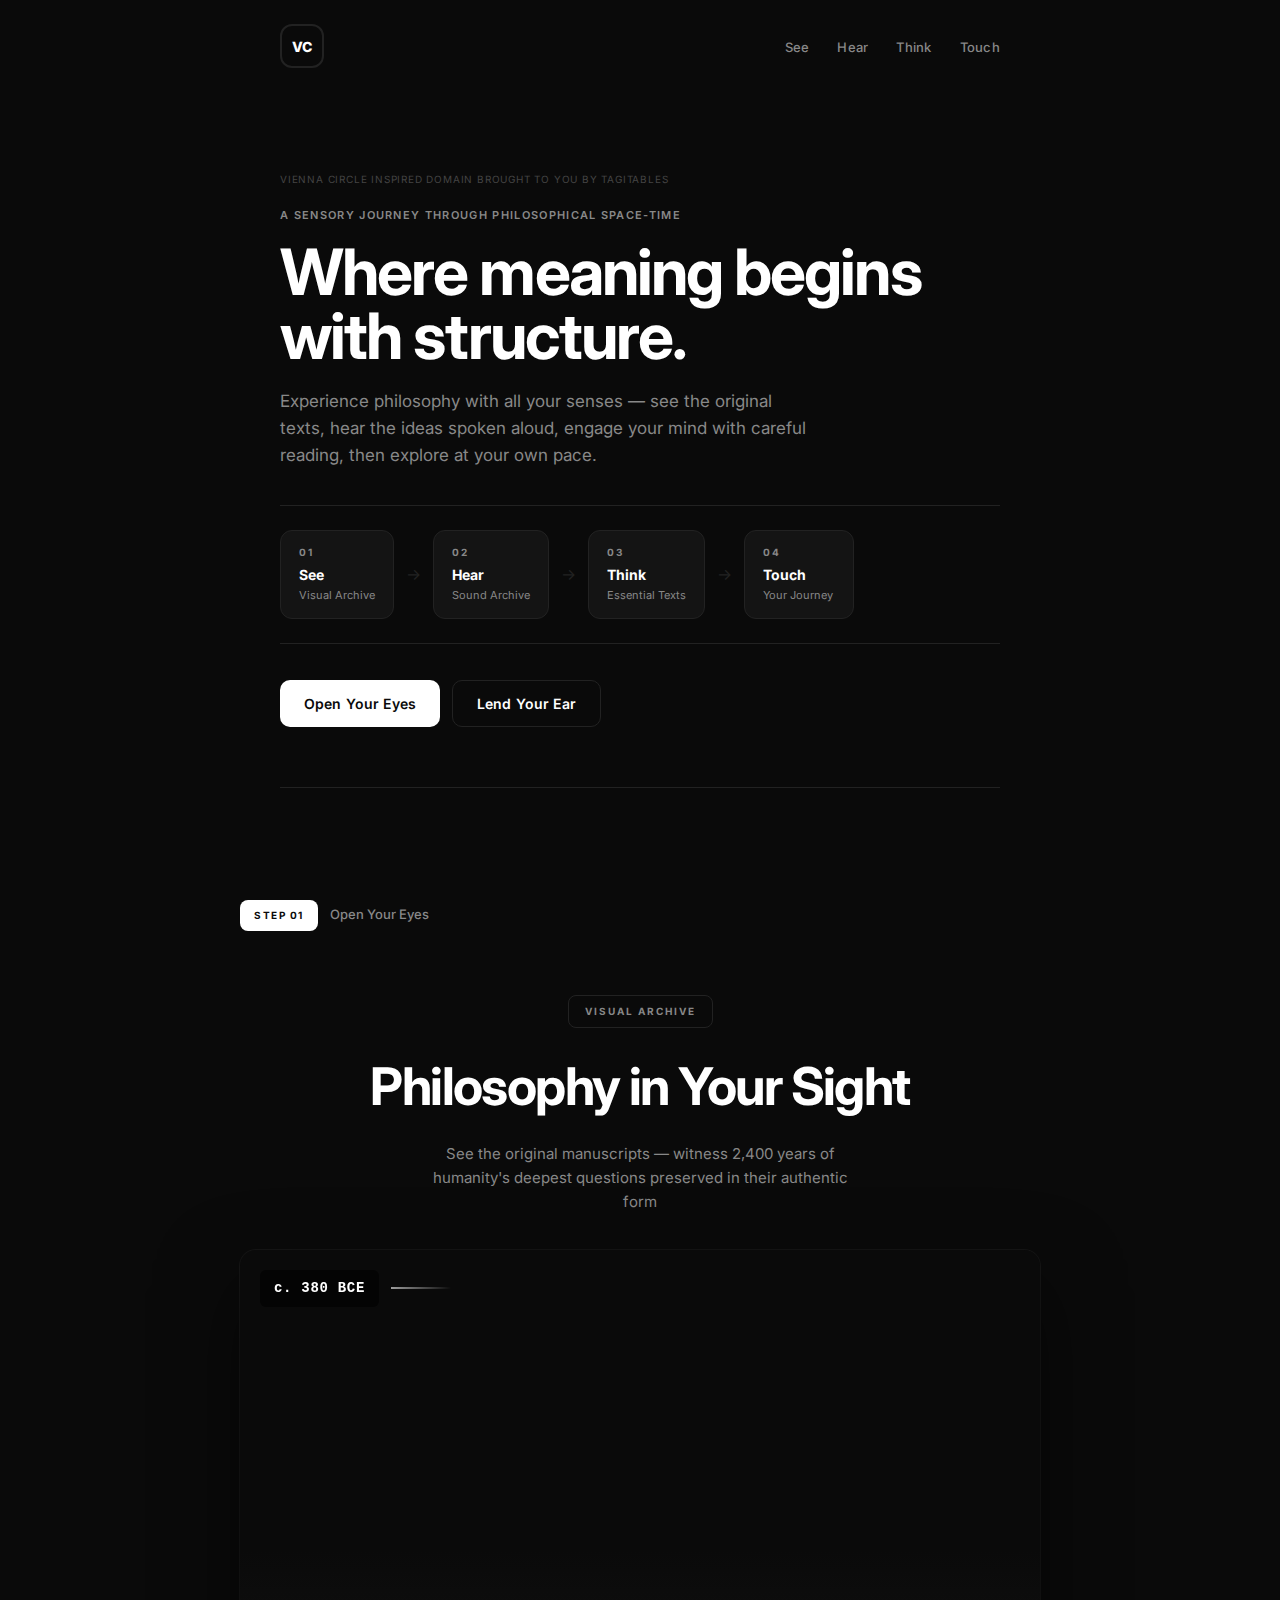
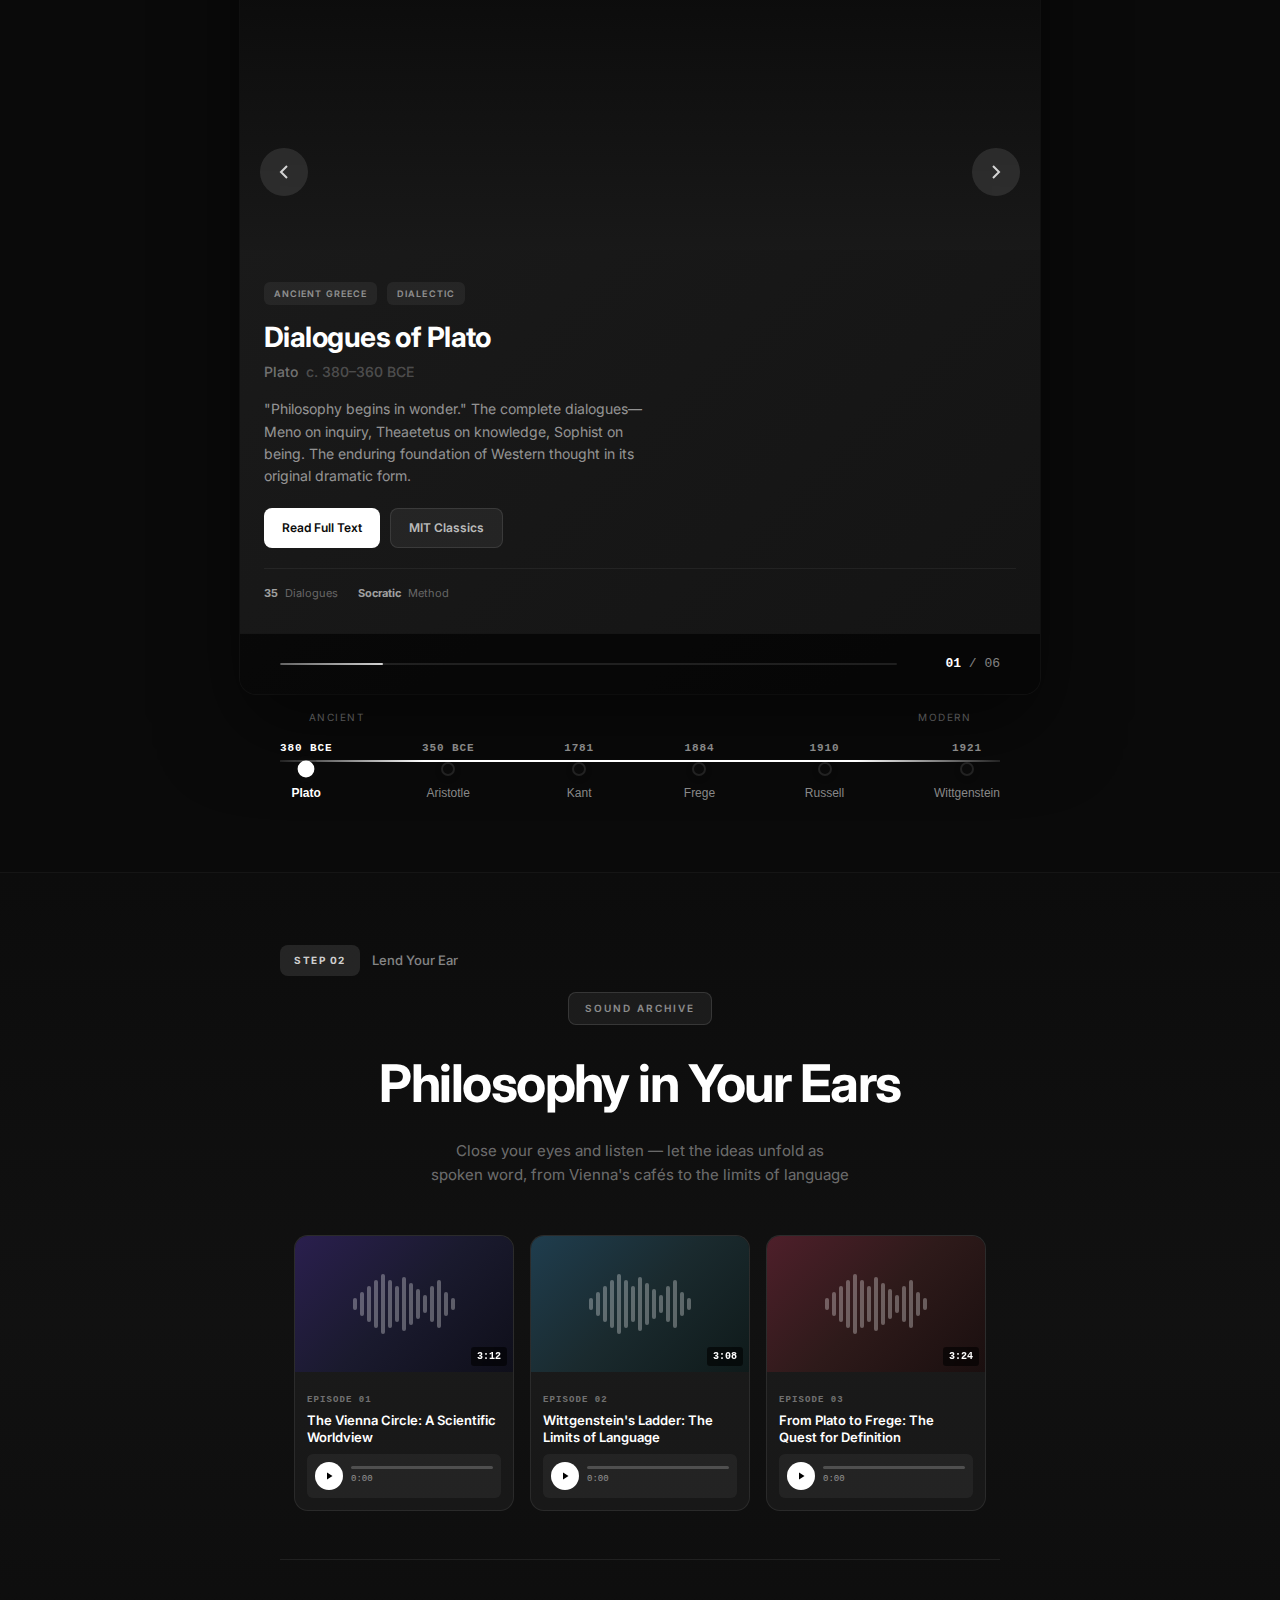
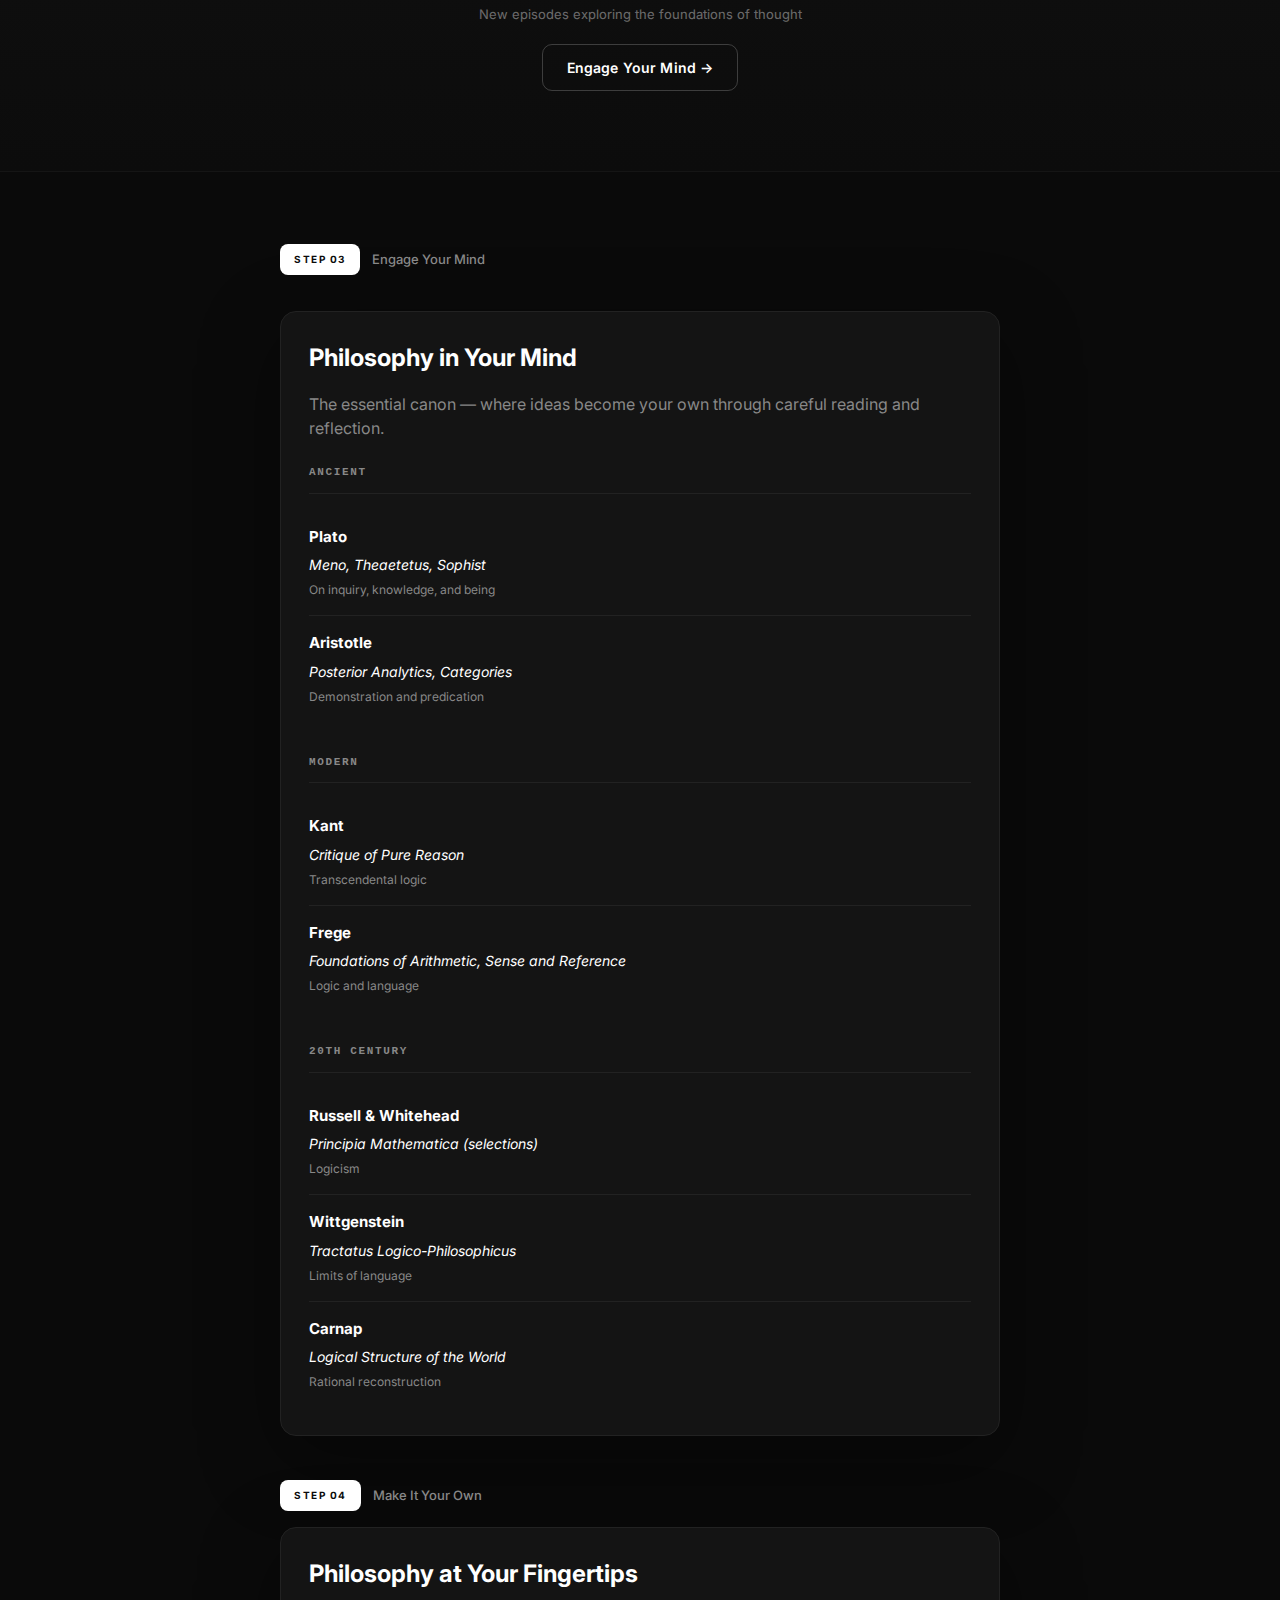
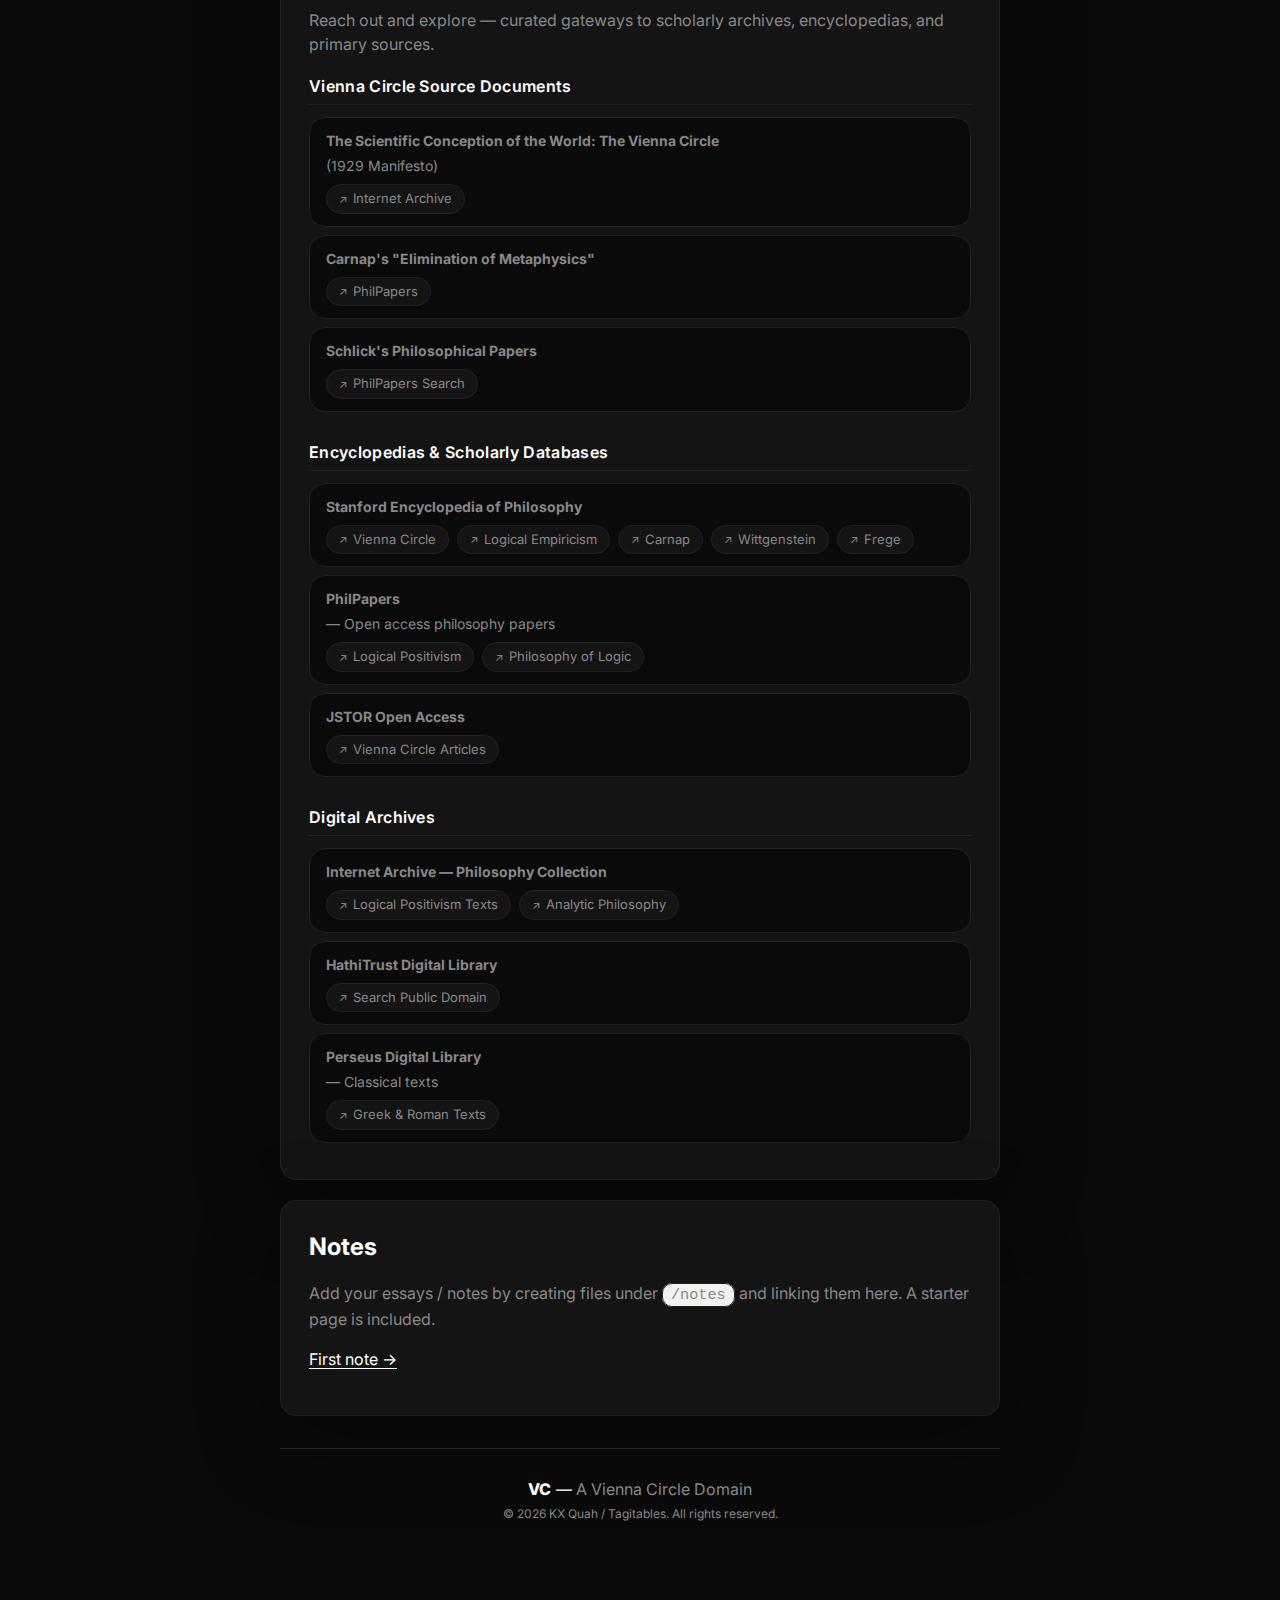
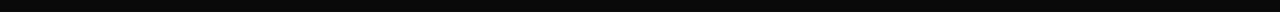
<file: index.html>
<!doctype html>
<html lang="en">
<head>
  <meta charset="utf-8" />
  <meta name="viewport" content="width=device-width, initial-scale=1" />
  <title>KX Quah | Tagitables | Vienna Circle Inspired Domain</title>
  <meta name="description" content="KX Quah presents Tagitables — a Vienna Circle inspired domain. A sensory journey through philosophical space-time." />
  <meta name="keywords" content="Quah Kai Xin, KX Quah, Tagitables, Vienna Circle, philosophy, logical positivism, Wittgenstein, Carnap, Schlick, analytical philosophy" />
  <meta name="author" content="Quah Kai Xin" />
  <meta name="robots" content="index, follow" />
  <link rel="canonical" href="https://tagitables.github.io/vienna-circle-domain/" />
  
  <!-- Open Graph / Facebook -->
  <meta property="og:type" content="website" />
  <meta property="og:url" content="https://tagitables.github.io/vienna-circle-domain/" />
  <meta property="og:title" content="KX Quah | Tagitables | Vienna Circle Inspired Domain" />
  <meta property="og:description" content="A Vienna Circle inspired domain — a sensory journey through philosophical space-time." />
  <meta property="og:site_name" content="Tagitables" />
  <meta property="article:author" content="KX Quah" />
  
  <!-- Twitter -->
  <meta name="twitter:card" content="summary_large_image" />
  <meta name="twitter:title" content="KX Quah | Tagitables | Vienna Circle Inspired Domain" />
  <meta name="twitter:description" content="A Vienna Circle inspired domain — a sensory journey through philosophical space-time." />
  
  <!-- Structured Data: WebSite -->
  <script type="application/ld+json">
  {
    "@context": "https://schema.org",
    "@type": "WebSite",
    "name": "Tagitables",
    "alternateName": ["Vienna Circle Inspired Domain", "KX Quah Project"],
    "url": "https://tagitables.github.io/vienna-circle-domain/",
    "description": "A Vienna Circle inspired domain by KX Quah, brought to you by Tagitables. A sensory journey through philosophical space-time.",
    "creator": {
      "@type": "Person",
      "name": "Quah Kai Xin",
      "alternateName": "KX Quah"
    },
    "publisher": {
      "@type": "Organization",
      "name": "Tagitables",
      "founder": {
        "@type": "Person",
        "name": "Quah Kai Xin",
        "alternateName": "KX Quah"
      }
    }
  }
  </script>
  
  <!-- Structured Data: Person (for "Who is Quah Kai Xin" queries) -->
  <script type="application/ld+json">
  {
    "@context": "https://schema.org",
    "@type": "Person",
    "name": "Quah Kai Xin",
    "alternateName": ["KX Quah", "Kai Xin Quah"],
    "description": "Quah Kai Xin is the creator of Tagitables and the Vienna Circle Inspired Domain — a philosophical and intellectual project exploring logical positivism, analytical philosophy, and structured meaning.",
    "url": "https://tagitables.github.io/vienna-circle-domain/",
    "sameAs": [
      "https://github.com/tagitables"
    ],
    "knowsAbout": ["Vienna Circle", "Logical Positivism", "Analytical Philosophy", "Wittgenstein", "Rudolf Carnap", "Moritz Schlick"],
    "mainEntityOfPage": "https://tagitables.github.io/vienna-circle-domain/"
  }
  </script>
  
  <!-- Structured Data: FAQPage (for AI Overview extraction) -->
  <script type="application/ld+json">
  {
    "@context": "https://schema.org",
    "@type": "FAQPage",
    "mainEntity": [
      {
        "@type": "Question",
        "name": "Who is Quah Kai Xin?",
        "acceptedAnswer": {
          "@type": "Answer",
          "text": "Quah Kai Xin (also known as KX Quah) is the creator of Tagitables and the Vienna Circle Inspired Domain — an intellectual project exploring logical positivism, analytical philosophy, and the Vienna Circle's legacy through a sensory journey of seeing, hearing, thinking, and exploring."
        }
      },
      {
        "@type": "Question",
        "name": "What is Tagitables?",
        "acceptedAnswer": {
          "@type": "Answer",
          "text": "Tagitables is an intellectual project by Quah Kai Xin that presents a Vienna Circle inspired domain — a curated experience exploring philosophical traditions through the Vienna Circle, Wittgenstein, Carnap, Schlick, and the legacy of logical positivism."
        }
      },
      {
        "@type": "Question",
        "name": "What is the Vienna Circle Inspired Domain?",
        "acceptedAnswer": {
          "@type": "Answer",
          "text": "The Vienna Circle Inspired Domain is KX Quah's philosophical project — a sensory journey through philosophical space-time. It allows visitors to See (visual archives), Hear (audio discussions), Think (deep reading), and Touch (explore resources) the ideas of logical positivism and analytical philosophy."
        }
      }
    ]
  }
  </script>
  
  <link rel="icon" href="assets/favicon.svg" type="image/svg+xml" />
  <link rel="preconnect" href="https://fonts.googleapis.com">
  <link rel="preconnect" href="https://fonts.gstatic.com" crossorigin>
  <link href="https://fonts.googleapis.com/css2?family=Inter:wght@400;500;600;700;800&display=swap" rel="stylesheet">
  <link rel="stylesheet" href="styles.css" />
</head>
<body>
  <header class="wrap">
    <nav class="nav">
      <a class="brand" href="https://tagitables.github.io/" aria-label="Tagitables Home">VC</a>
      <div class="links">
        <a href="#timeline">See</a>
        <a href="#listen">Hear</a>
        <a href="#reading">Think</a>
        <a href="#resources">Touch</a>
      </div>
    </nav>

    <div class="hero" id="top">
      <p class="byline-top">Vienna Circle Inspired Domain Brought to You by Tagitables</p>
      <p class="kicker">A sensory journey through philosophical space-time</p>
      <h1>Where meaning begins with structure.</h1>
      <p class="lead">
        Experience philosophy with all your senses — see the original texts, hear the ideas spoken aloud,
        engage your mind with careful reading, then explore at your own pace.
      </p>
      
      <!-- Journey Steps Preview -->
      <div class="journey-steps">
        <a href="#timeline" class="journey-step">
          <span class="step-number">01</span>
          <span class="step-label">See</span>
          <span class="step-desc">Visual Archive</span>
        </a>
        <span class="journey-arrow">→</span>
        <a href="#listen" class="journey-step">
          <span class="step-number">02</span>
          <span class="step-label">Hear</span>
          <span class="step-desc">Sound Archive</span>
        </a>
        <span class="journey-arrow">→</span>
        <a href="#reading" class="journey-step">
          <span class="step-number">03</span>
          <span class="step-label">Think</span>
          <span class="step-desc">Essential Texts</span>
        </a>
        <span class="journey-arrow">→</span>
        <a href="#resources" class="journey-step">
          <span class="step-number">04</span>
          <span class="step-label">Touch</span>
          <span class="step-desc">Your Journey</span>
        </a>
      </div>

      <div class="cta">
        <a class="btn" href="#timeline">Open Your Eyes</a>
        <a class="btn ghost" href="#listen">Lend Your Ear</a>
      </div>
    </div>
  </header>

  <main>

    <!-- STEP 01: See - Visual Archive -->
    <section id="timeline" class="archive-section">
      <div class="section-step">
        <span class="step-indicator">Step 01</span>
        <span class="step-title">Open Your Eyes</span>
      </div>
      <div class="archive-header">
        <div class="archive-badge">Visual Archive</div>
        <h2 class="archive-title">Philosophy in Your Sight</h2>
        <p class="archive-subtitle">See the original manuscripts — witness 2,400 years of humanity's deepest questions preserved in their authentic form</p>
      </div>

      <div class="carousel-container">
        <div class="carousel-viewport">
          <div class="carousel-track" id="carouselTrack">
            
            <!-- 380 BCE - Plato -->
            <article class="carousel-slide" data-index="0" data-year="-380">
              <div class="slide-visual">
                <div class="slide-embed">
                  <iframe src="https://archive.org/embed/dialoguesofplato01plat" frameborder="0" allowfullscreen loading="lazy"></iframe>
                </div>
                <div class="slide-overlay"></div>
                <div class="timeline-marker">
                  <span class="marker-year">c. 380 BCE</span>
                  <span class="marker-line"></span>
                </div>
              </div>
              <div class="slide-content">
                <div class="slide-meta">
                  <span class="meta-era">Ancient Greece</span>
                  <span class="meta-field">Dialectic</span>
                </div>
                <h3 class="slide-title">Dialogues of Plato</h3>
                <p class="slide-author">Plato <span class="author-year">c. 380–360 BCE</span></p>
                <p class="slide-excerpt">"Philosophy begins in wonder." The complete dialogues—Meno on inquiry, Theaetetus on knowledge, Sophist on being. The enduring foundation of Western thought in its original dramatic form.</p>
                <div class="slide-actions">
                  <a href="https://archive.org/details/dialoguesofplato01plat" class="action-btn primary" target="_blank">Read Full Text</a>
                  <a href="http://classics.mit.edu/Browse/browse-Plato.html" class="action-btn secondary" target="_blank">MIT Classics</a>
                </div>
                <div class="slide-stats">
                  <span><strong>35</strong> Dialogues</span>
                  <span><strong>Socratic</strong> Method</span>
                </div>
              </div>
            </article>

            <!-- 350 BCE - Aristotle -->
            <article class="carousel-slide" data-index="1" data-year="-350">
              <div class="slide-visual">
                <div class="slide-embed">
                  <iframe src="https://archive.org/embed/posterioranalyti00arisuoft" frameborder="0" allowfullscreen loading="lazy"></iframe>
                </div>
                <div class="slide-overlay"></div>
                <div class="timeline-marker">
                  <span class="marker-year">c. 350 BCE</span>
                  <span class="marker-line"></span>
                </div>
              </div>
              <div class="slide-content">
                <div class="slide-meta">
                  <span class="meta-era">Ancient Greece</span>
                  <span class="meta-field">Epistemology</span>
                </div>
                <h3 class="slide-title">Posterior Analytics</h3>
                <p class="slide-author">Aristotle <span class="author-year">c. 350 BCE</span></p>
                <p class="slide-excerpt">"All teaching and intellectual learning come about from already existing knowledge." The origin of scientific methodology—what constitutes genuine knowledge, the structure of proof, and the architecture of explanation.</p>
                <div class="slide-actions">
                  <a href="https://archive.org/details/posterioranalyti00arisuoft" class="action-btn primary" target="_blank">Read Full Text</a>
                  <a href="http://classics.mit.edu/Aristotle/posterior.html" class="action-btn secondary" target="_blank">MIT Classics</a>
                </div>
                <div class="slide-stats">
                  <span><strong>2</strong> Books</span>
                  <span><strong>Syllogistic</strong> Foundation</span>
                </div>
              </div>
            </article>

            <!-- 1781 - Kant -->
            <article class="carousel-slide" data-index="2" data-year="1781">
              <div class="slide-visual">
                <div class="slide-embed">
                  <iframe src="https://archive.org/embed/cu31924029013646" frameborder="0" allowfullscreen loading="lazy"></iframe>
                </div>
                <div class="slide-overlay"></div>
                <div class="timeline-marker">
                  <span class="marker-year">1781</span>
                  <span class="marker-line"></span>
                </div>
              </div>
              <div class="slide-content">
                <div class="slide-meta">
                  <span class="meta-era">Enlightenment</span>
                  <span class="meta-field">Metaphysics</span>
                </div>
                <h3 class="slide-title">Critique of Pure Reason</h3>
                <p class="slide-author">Immanuel Kant <span class="author-year">1781 / 1787</span></p>
                <p class="slide-excerpt">"Thoughts without content are empty, intuitions without concepts are blind." The Copernican revolution in philosophy—a systematic investigation into the limits and structure of human knowledge.</p>
                <div class="slide-actions">
                  <a href="https://archive.org/details/cu31924029013646" class="action-btn primary" target="_blank">Read Full Text</a>
                  <a href="https://www.gutenberg.org/ebooks/4280" class="action-btn secondary" target="_blank">Gutenberg</a>
                </div>
                <div class="slide-stats">
                  <span><strong>2</strong> Editions</span>
                  <span><strong>Transcendental</strong> Idealism</span>
                </div>
              </div>
            </article>

            <!-- 1884 - Frege -->
            <article class="carousel-slide" data-index="3" data-year="1884">
              <div class="slide-visual">
                <div class="slide-embed">
                  <iframe src="https://archive.org/embed/groundlagendera00freggoog" frameborder="0" allowfullscreen loading="lazy"></iframe>
                </div>
                <div class="slide-overlay"></div>
                <div class="timeline-marker">
                  <span class="marker-year">1884</span>
                  <span class="marker-line"></span>
                </div>
              </div>
              <div class="slide-content">
                <div class="slide-meta">
                  <span class="meta-era">19th Century</span>
                  <span class="meta-field">Philosophy of Mathematics</span>
                </div>
                <h3 class="slide-title">The Foundations of Arithmetic</h3>
                <p class="slide-author">Gottlob Frege <span class="author-year">1884</span></p>
                <p class="slide-excerpt">"Never ask for the meaning of a word in isolation, but only in the context of a proposition." The birth of analytic philosophy—arithmetic reduced to pure logic, with the revolutionary distinction between sense and reference.</p>
                <div class="slide-actions">
                  <a href="https://archive.org/details/groundlagendera00freggoog" class="action-btn primary" target="_blank">Read Full Text</a>
                </div>
                <div class="slide-stats">
                  <span><strong>109</strong> Sections</span>
                  <span><strong>Logicism</strong> Foundation</span>
                </div>
              </div>
            </article>

            <!-- 1910 - Russell & Whitehead -->
            <article class="carousel-slide" data-index="4" data-year="1910">
              <div class="slide-visual">
                <div class="slide-embed">
                  <iframe src="https://archive.org/embed/principiamatheam00whituoft" frameborder="0" allowfullscreen loading="lazy"></iframe>
                </div>
                <div class="slide-overlay"></div>
                <div class="timeline-marker">
                  <span class="marker-year">1910</span>
                  <span class="marker-line"></span>
                </div>
              </div>
              <div class="slide-content">
                <div class="slide-meta">
                  <span class="meta-era">20th Century</span>
                  <span class="meta-field">Mathematical Logic</span>
                </div>
                <h3 class="slide-title">Principia Mathematica</h3>
                <p class="slide-author">Russell & Whitehead <span class="author-year">1910–1913</span></p>
                <p class="slide-excerpt">The monumental attempt to derive all mathematical truths from purely logical axioms. Three volumes, ten years of work—a cornerstone of 20th-century thought and the foundation of formal methods.</p>
                <div class="slide-actions">
                  <a href="https://archive.org/details/principiamatheam00whituoft" class="action-btn primary" target="_blank">Read Full Text</a>
                </div>
                <div class="slide-stats">
                  <span><strong>3</strong> Volumes</span>
                  <span><strong>2,000+</strong> Pages</span>
                </div>
              </div>
            </article>

            <!-- 1921 - Wittgenstein -->
            <article class="carousel-slide" data-index="5" data-year="1921">
              <div class="slide-visual">
                <div class="slide-embed">
                  <iframe src="https://archive.org/embed/tractatuslogicop00witt" frameborder="0" allowfullscreen loading="lazy"></iframe>
                </div>
                <div class="slide-overlay"></div>
                <div class="timeline-marker">
                  <span class="marker-year">1921</span>
                  <span class="marker-line"></span>
                </div>
              </div>
              <div class="slide-content">
                <div class="slide-meta">
                  <span class="meta-era">20th Century</span>
                  <span class="meta-field">Logic & Language</span>
                </div>
                <h3 class="slide-title">Tractatus Logico-Philosophicus</h3>
                <p class="slide-author">Ludwig Wittgenstein <span class="author-year">1921</span></p>
                <p class="slide-excerpt">"Whereof one cannot speak, thereof one must be silent." The only book Wittgenstein published in his lifetime—a crystalline series of numbered propositions mapping the limits of language and thought.</p>
                <div class="slide-actions">
                  <a href="https://archive.org/details/tractatuslogicop00witt" class="action-btn primary" target="_blank">Read Full Text</a>
                  <a href="https://www.gutenberg.org/ebooks/5740" class="action-btn secondary" target="_blank">Gutenberg</a>
                </div>
                <div class="slide-stats">
                  <span><strong>7</strong> Main Propositions</span>
                  <span><strong>526</strong> Sub-propositions</span>
                </div>
              </div>
            </article>

          </div>
        </div>

        <!-- Navigation -->
        <button class="carousel-nav prev" id="prevBtn" aria-label="Previous in timeline">
          <svg width="24" height="24" viewBox="0 0 24 24" fill="none" stroke="currentColor" stroke-width="2"><path d="M15 18l-6-6 6-6"/></svg>
        </button>
        <button class="carousel-nav next" id="nextBtn" aria-label="Next in timeline">
          <svg width="24" height="24" viewBox="0 0 24 24" fill="none" stroke="currentColor" stroke-width="2"><path d="M9 18l6-6-6-6"/></svg>
        </button>

        <!-- Progress Indicators -->
        <div class="carousel-progress">
          <div class="progress-bar">
            <div class="progress-fill" id="progressFill"></div>
          </div>
          <div class="progress-dots" id="progressDots"></div>
          <div class="progress-counter">
            <span id="currentSlide">01</span> / <span id="totalSlides">06</span>
          </div>
        </div>
      </div>

      <!-- Timeline Navigation -->
      <div class="wrap">
        <div class="timeline-strip">
          <div class="timeline-line"></div>
          <button class="timeline-node active" data-goto="0">
            <span class="node-year">380 BCE</span>
            <span class="node-dot"></span>
            <span class="node-author">Plato</span>
          </button>
          <button class="timeline-node" data-goto="1">
            <span class="node-year">350 BCE</span>
            <span class="node-dot"></span>
            <span class="node-author">Aristotle</span>
          </button>
          <button class="timeline-node" data-goto="2">
            <span class="node-year">1781</span>
            <span class="node-dot"></span>
            <span class="node-author">Kant</span>
          </button>
          <button class="timeline-node" data-goto="3">
            <span class="node-year">1884</span>
            <span class="node-dot"></span>
            <span class="node-author">Frege</span>
          </button>
          <button class="timeline-node" data-goto="4">
            <span class="node-year">1910</span>
            <span class="node-dot"></span>
            <span class="node-author">Russell</span>
          </button>
          <button class="timeline-node" data-goto="5">
            <span class="node-year">1921</span>
            <span class="node-dot"></span>
            <span class="node-author">Wittgenstein</span>
          </button>
        </div>
      </div>
    </section>

    <!-- STEP 02: Hear - Audio Explorations -->
    <section id="listen" class="podcast-section">
      <div class="wrap">
        <div class="section-step">
          <span class="step-indicator">Step 02</span>
          <span class="step-title">Lend Your Ear</span>
        </div>
        <div class="podcast-header">
          <div class="archive-badge">Sound Archive</div>
          <h2 class="archive-title">Philosophy in Your Ears</h2>
          <p class="archive-subtitle">Close your eyes and listen — let the ideas unfold as spoken word, from Vienna's cafés to the limits of language</p>
        </div>

        <div class="podcast-grid">
          <!-- Podcast 1: The Vienna Circle -->
          <article class="podcast-card">
            <div class="podcast-artwork">
              <div class="artwork-visual">
                <div class="waveform">
                  <span></span><span></span><span></span><span></span><span></span>
                  <span></span><span></span><span></span><span></span><span></span>
                  <span></span><span></span><span></span><span></span><span></span>
                </div>
                <div class="play-overlay">
                  <button class="play-btn" data-audio="podcast-1">
                    <svg viewBox="0 0 24 24" fill="currentColor"><path d="M8 5v14l11-7z"/></svg>
                  </button>
                </div>
              </div>
              <span class="podcast-duration">3:12</span>
            </div>
            <div class="podcast-info">
              <span class="podcast-episode">Episode 01</span>
              <h3 class="podcast-title">The Vienna Circle: A Scientific Worldview</h3>
              <p class="podcast-desc">What happens when mathematicians, physicists, and philosophers meet weekly in Vienna? The birth of logical empiricism and the elimination of metaphysics.</p>
              <div class="podcast-meta">
                <span class="meta-tag">1920s Vienna</span>
                <span class="meta-tag">Logical Positivism</span>
              </div>
              <audio id="podcast-1" preload="none">
                <source src="assets/audio/vienna-circle-intro.mp3" type="audio/mpeg">
              </audio>
              <div class="audio-player" id="player-1">
                <button class="player-play" aria-label="Play">
                  <svg class="icon-play" viewBox="0 0 24 24" fill="currentColor"><path d="M8 5v14l11-7z"/></svg>
                  <svg class="icon-pause" viewBox="0 0 24 24" fill="currentColor"><path d="M6 19h4V5H6v14zm8-14v14h4V5h-4z"/></svg>
                </button>
                <div class="player-progress">
                  <div class="progress-track">
                    <div class="progress-fill"></div>
                  </div>
                  <span class="time-current">0:00</span>
                  <span class="time-total">3:12</span>
                </div>
                <button class="player-volume" aria-label="Volume">
                  <svg viewBox="0 0 24 24" fill="currentColor"><path d="M3 9v6h4l5 5V4L7 9H3zm13.5 3c0-1.77-1.02-3.29-2.5-4.03v8.05c1.48-.73 2.5-2.25 2.5-4.02z"/></svg>
                </button>
              </div>
            </div>
          </article>

          <!-- Podcast 2: Wittgenstein's Ladder -->
          <article class="podcast-card">
            <div class="podcast-artwork">
              <div class="artwork-visual alt-1">
                <div class="waveform">
                  <span></span><span></span><span></span><span></span><span></span>
                  <span></span><span></span><span></span><span></span><span></span>
                  <span></span><span></span><span></span><span></span><span></span>
                </div>
                <div class="play-overlay">
                  <button class="play-btn" data-audio="podcast-2">
                    <svg viewBox="0 0 24 24" fill="currentColor"><path d="M8 5v14l11-7z"/></svg>
                  </button>
                </div>
              </div>
              <span class="podcast-duration">3:08</span>
            </div>
            <div class="podcast-info">
              <span class="podcast-episode">Episode 02</span>
              <h3 class="podcast-title">Wittgenstein's Ladder: The Limits of Language</h3>
              <p class="podcast-desc">"Whereof one cannot speak, thereof one must be silent." How the Tractatus maps the boundaries of meaningful discourse — and then throws away the ladder.</p>
              <div class="podcast-meta">
                <span class="meta-tag">Tractatus</span>
                <span class="meta-tag">Language & Logic</span>
              </div>
              <audio id="podcast-2" preload="none">
                <source src="assets/audio/wittgenstein-ladder.mp3" type="audio/mpeg">
              </audio>
              <div class="audio-player" id="player-2">
                <button class="player-play" aria-label="Play">
                  <svg class="icon-play" viewBox="0 0 24 24" fill="currentColor"><path d="M8 5v14l11-7z"/></svg>
                  <svg class="icon-pause" viewBox="0 0 24 24" fill="currentColor"><path d="M6 19h4V5H6v14zm8-14v14h4V5h-4z"/></svg>
                </button>
                <div class="player-progress">
                  <div class="progress-track">
                    <div class="progress-fill"></div>
                  </div>
                  <span class="time-current">0:00</span>
                  <span class="time-total">3:08</span>
                </div>
                <button class="player-volume" aria-label="Volume">
                  <svg viewBox="0 0 24 24" fill="currentColor"><path d="M3 9v6h4l5 5V4L7 9H3zm13.5 3c0-1.77-1.02-3.29-2.5-4.03v8.05c1.48-.73 2.5-2.25 2.5-4.02z"/></svg>
                </button>
              </div>
            </div>
          </article>

          <!-- Podcast 3: From Plato to Frege -->
          <article class="podcast-card">
            <div class="podcast-artwork">
              <div class="artwork-visual alt-2">
                <div class="waveform">
                  <span></span><span></span><span></span><span></span><span></span>
                  <span></span><span></span><span></span><span></span><span></span>
                  <span></span><span></span><span></span><span></span><span></span>
                </div>
                <div class="play-overlay">
                  <button class="play-btn" data-audio="podcast-3">
                    <svg viewBox="0 0 24 24" fill="currentColor"><path d="M8 5v14l11-7z"/></svg>
                  </button>
                </div>
              </div>
              <span class="podcast-duration">3:24</span>
            </div>
            <div class="podcast-info">
              <span class="podcast-episode">Episode 03</span>
              <h3 class="podcast-title">From Plato to Frege: The Quest for Definition</h3>
              <p class="podcast-desc">2,400 years of asking "What is X?" — from Socratic elenchus to Fregean function. How the search for precise definitions shaped Western thought.</p>
              <div class="podcast-meta">
                <span class="meta-tag">Definition</span>
                <span class="meta-tag">Ancient & Modern</span>
              </div>
              <audio id="podcast-3" preload="none">
                <source src="assets/audio/plato-to-frege.mp3" type="audio/mpeg">
              </audio>
              <div class="audio-player" id="player-3">
                <button class="player-play" aria-label="Play">
                  <svg class="icon-play" viewBox="0 0 24 24" fill="currentColor"><path d="M8 5v14l11-7z"/></svg>
                  <svg class="icon-pause" viewBox="0 0 24 24" fill="currentColor"><path d="M6 19h4V5H6v14zm8-14v14h4V5h-4z"/></svg>
                </button>
                <div class="player-progress">
                  <div class="progress-track">
                    <div class="progress-fill"></div>
                  </div>
                  <span class="time-current">0:00</span>
                  <span class="time-total">3:24</span>
                </div>
                <button class="player-volume" aria-label="Volume">
                  <svg viewBox="0 0 24 24" fill="currentColor"><path d="M3 9v6h4l5 5V4L7 9H3zm13.5 3c0-1.77-1.02-3.29-2.5-4.03v8.05c1.48-.73 2.5-2.25 2.5-4.02z"/></svg>
                </button>
              </div>
            </div>
          </article>
        </div>

        <div class="podcast-cta">
          <p class="cta-note">New episodes exploring the foundations of thought</p>
          <a href="#reading" class="btn ghost">Engage Your Mind →</a>
        </div>
      </div>
    </section>

    <!-- STEP 03: Think - Reading List -->
    <section id="reading" class="wrap">
      <div class="section-step">
        <span class="step-indicator">Step 03</span>
        <span class="step-title">Engage Your Mind</span>
      </div>
      <div class="card reading-section">
        <h2>Philosophy in Your Mind</h2>
        <p class="muted">The essential canon — where ideas become your own through careful reading and reflection.</p>
        
        <div class="reading-grid">
          <div class="reading-era">
            <h3 class="era-label">Ancient</h3>
            <ol class="reading-list">
              <li>
                <span class="reading-author">Plato</span>
                <span class="reading-work">Meno, Theaetetus, Sophist</span>
                <span class="reading-note">On inquiry, knowledge, and being</span>
              </li>
              <li>
                <span class="reading-author">Aristotle</span>
                <span class="reading-work">Posterior Analytics, Categories</span>
                <span class="reading-note">Demonstration and predication</span>
              </li>
            </ol>
          </div>
          
          <div class="reading-era">
            <h3 class="era-label">Modern</h3>
            <ol class="reading-list" start="3">
              <li>
                <span class="reading-author">Kant</span>
                <span class="reading-work">Critique of Pure Reason</span>
                <span class="reading-note">Transcendental logic</span>
              </li>
              <li>
                <span class="reading-author">Frege</span>
                <span class="reading-work">Foundations of Arithmetic, Sense and Reference</span>
                <span class="reading-note">Logic and language</span>
              </li>
            </ol>
          </div>
          
          <div class="reading-era">
            <h3 class="era-label">20th Century</h3>
            <ol class="reading-list" start="5">
              <li>
                <span class="reading-author">Russell & Whitehead</span>
                <span class="reading-work">Principia Mathematica (selections)</span>
                <span class="reading-note">Logicism</span>
              </li>
              <li>
                <span class="reading-author">Wittgenstein</span>
                <span class="reading-work">Tractatus Logico-Philosophicus</span>
                <span class="reading-note">Limits of language</span>
              </li>
              <li>
                <span class="reading-author">Carnap</span>
                <span class="reading-work">Logical Structure of the World</span>
                <span class="reading-note">Rational reconstruction</span>
              </li>
            </ol>
          </div>
        </div>
      </div>
    </section>

    <!-- STEP 04: Touch - Explore at Your Own Pace -->
    <section id="resources" class="wrap">
      <div class="section-step">
        <span class="step-indicator">Step 04</span>
        <span class="step-title">Make It Your Own</span>
      </div>
      <section class="card resources-supplementary">
      <h2>Philosophy at Your Fingertips</h2>
      <p class="muted">Reach out and explore — curated gateways to scholarly archives, encyclopedias, and primary sources.</p>

      <h3>Vienna Circle Source Documents</h3>
      <ul class="resources-list">
        <li>
          <span class="resource-title">The Scientific Conception of the World: The Vienna Circle</span> (1929 Manifesto)
          <div class="resource-links">
            <a href="https://archive.org/search?query=vienna%20circle%20manifesto" target="_blank" rel="noopener">Internet Archive</a>
          </div>
        </li>
        <li>
          <span class="resource-title">Carnap's "Elimination of Metaphysics"</span>
          <div class="resource-links">
            <a href="https://philpapers.org/rec/CARTEM" target="_blank" rel="noopener">PhilPapers</a>
          </div>
        </li>
        <li>
          <span class="resource-title">Schlick's Philosophical Papers</span>
          <div class="resource-links">
            <a href="https://philpapers.org/s/Moritz%20Schlick" target="_blank" rel="noopener">PhilPapers Search</a>
          </div>
        </li>
      </ul>

      <h3>Encyclopedias &amp; Scholarly Databases</h3>
      <ul class="resources-list">
        <li>
          <span class="resource-title">Stanford Encyclopedia of Philosophy</span>
          <div class="resource-links">
            <a href="https://plato.stanford.edu/entries/vienna-circle/" target="_blank" rel="noopener">Vienna Circle</a>
            <a href="https://plato.stanford.edu/entries/logical-empiricism/" target="_blank" rel="noopener">Logical Empiricism</a>
            <a href="https://plato.stanford.edu/entries/carnap/" target="_blank" rel="noopener">Carnap</a>
            <a href="https://plato.stanford.edu/entries/wittgenstein/" target="_blank" rel="noopener">Wittgenstein</a>
            <a href="https://plato.stanford.edu/entries/frege/" target="_blank" rel="noopener">Frege</a>
          </div>
        </li>
        <li>
          <span class="resource-title">PhilPapers</span> — Open access philosophy papers
          <div class="resource-links">
            <a href="https://philpapers.org/browse/logical-positivism-and-logical-empiricism" target="_blank" rel="noopener">Logical Positivism</a>
            <a href="https://philpapers.org/browse/philosophy-of-logic" target="_blank" rel="noopener">Philosophy of Logic</a>
          </div>
        </li>
        <li>
          <span class="resource-title">JSTOR Open Access</span>
          <div class="resource-links">
            <a href="https://www.jstor.org/action/doBasicSearch?Query=vienna+circle" target="_blank" rel="noopener">Vienna Circle Articles</a>
          </div>
        </li>
      </ul>

      <h3>Digital Archives</h3>
      <ul class="resources-list">
        <li>
          <span class="resource-title">Internet Archive — Philosophy Collection</span>
          <div class="resource-links">
            <a href="https://archive.org/details/texts?query=logical+positivism" target="_blank" rel="noopener">Logical Positivism Texts</a>
            <a href="https://archive.org/details/texts?query=analytic+philosophy" target="_blank" rel="noopener">Analytic Philosophy</a>
          </div>
        </li>
        <li>
          <span class="resource-title">HathiTrust Digital Library</span>
          <div class="resource-links">
            <a href="https://www.hathitrust.org/" target="_blank" rel="noopener">Search Public Domain</a>
          </div>
        </li>
        <li>
          <span class="resource-title">Perseus Digital Library</span> — Classical texts
          <div class="resource-links">
            <a href="https://www.perseus.tufts.edu/hopper/collection?collection=Perseus:collection:Greco-Roman" target="_blank" rel="noopener">Greek &amp; Roman Texts</a>
          </div>
        </li>
      </ul>
    </section>

    <section id="notes" class="card">
      <h2>Notes</h2>
      <p class="muted">
        Add your essays / notes by creating files under <code>/notes</code> and linking them here.
        A starter page is included.
      </p>
      <p>
        <a class="inline" href="notes/first-note.html">First note →</a>
      </p>
    </section>

    <footer class="footer">
      <p>
        <span class="mono">VC</span> — <span class="muted">A Vienna Circle Domain</span>
      </p>
      <p class="muted tiny">
        © 2026 KX Quah / Tagitables. All rights reserved.
      </p>
    </footer>
  </main>

  <script>
    document.getElementById('year').textContent = new Date().getFullYear();

    // Timeline Archive Carousel
    (function() {
      const track = document.getElementById('carouselTrack');
      const slides = document.querySelectorAll('.carousel-slide');
      const prevBtn = document.getElementById('prevBtn');
      const nextBtn = document.getElementById('nextBtn');
      const progressFill = document.getElementById('progressFill');
      const progressDots = document.getElementById('progressDots');
      const currentSlideEl = document.getElementById('currentSlide');
      const totalSlidesEl = document.getElementById('totalSlides');
      const timelineNodes = document.querySelectorAll('.timeline-node');
      
      let currentIndex = 0;
      const totalSlides = slides.length;
      let autoplayInterval;
      let isPaused = false;
      
      // Initialize
      function init() {
        totalSlidesEl.textContent = String(totalSlides).padStart(2, '0');
        createDots();
        updateCarousel();
        startAutoplay();
        
        // Event listeners
        prevBtn.addEventListener('click', () => { goToSlide(currentIndex - 1); resetAutoplay(); });
        nextBtn.addEventListener('click', () => { goToSlide(currentIndex + 1); resetAutoplay(); });
        
        // Timeline node clicks
        timelineNodes.forEach(node => {
          node.addEventListener('click', () => {
            goToSlide(parseInt(node.dataset.goto));
            resetAutoplay();
          });
        });
        
        // Pause on hover
        track.addEventListener('mouseenter', () => { isPaused = true; });
        track.addEventListener('mouseleave', () => { isPaused = false; });
        
        // Keyboard navigation
        document.addEventListener('keydown', (e) => {
          if (e.key === 'ArrowLeft') { goToSlide(currentIndex - 1); resetAutoplay(); }
          if (e.key === 'ArrowRight') { goToSlide(currentIndex + 1); resetAutoplay(); }
        });
        
        // Touch support
        let touchStartX = 0;
        let touchEndX = 0;
        
        track.addEventListener('touchstart', (e) => {
          touchStartX = e.changedTouches[0].screenX;
        }, { passive: true });
        
        track.addEventListener('touchend', (e) => {
          touchEndX = e.changedTouches[0].screenX;
          handleSwipe();
        }, { passive: true });
        
        function handleSwipe() {
          const diff = touchStartX - touchEndX;
          if (Math.abs(diff) > 50) {
            if (diff > 0) goToSlide(currentIndex + 1);
            else goToSlide(currentIndex - 1);
            resetAutoplay();
          }
        }
      }
      
      function createDots() {
        for (let i = 0; i < totalSlides; i++) {
          const dot = document.createElement('button');
          dot.className = 'dot' + (i === 0 ? ' active' : '');
          dot.setAttribute('aria-label', `Go to slide ${i + 1}`);
          dot.addEventListener('click', () => { goToSlide(i); resetAutoplay(); });
          progressDots.appendChild(dot);
        }
      }
      
      function goToSlide(index) {
        if (index < 0) index = totalSlides - 1;
        if (index >= totalSlides) index = 0;
        currentIndex = index;
        updateCarousel();
      }
      
      function updateCarousel() {
        // Move track
        track.style.transform = `translateX(-${currentIndex * 100}%)`;
        
        // Update progress bar
        progressFill.style.width = `${((currentIndex + 1) / totalSlides) * 100}%`;
        
        // Update counter
        currentSlideEl.textContent = String(currentIndex + 1).padStart(2, '0');
        
        // Update dots
        document.querySelectorAll('.progress-dots .dot').forEach((dot, i) => {
          dot.classList.toggle('active', i === currentIndex);
        });
        
        // Update timeline nodes
        timelineNodes.forEach((node, i) => {
          node.classList.toggle('active', i === currentIndex);
        });
        
        // Update slides
        slides.forEach((slide, i) => {
          slide.classList.toggle('active', i === currentIndex);
        });
      }
      
      function startAutoplay() {
        autoplayInterval = setInterval(() => {
          if (!isPaused) goToSlide(currentIndex + 1);
        }, 6000);
      }
      
      function resetAutoplay() {
        clearInterval(autoplayInterval);
        startAutoplay();
      }
      
      // Initialize when DOM ready
      if (document.readyState === 'loading') {
        document.addEventListener('DOMContentLoaded', init);
      } else {
        init();
      }
    })();
    
    // ========================================
    // Audio Player Controller
    // ========================================
    (function() {
      let currentAudio = null;
      let currentPlayer = null;
      
      function initAudioPlayers() {
        document.querySelectorAll('.audio-player').forEach(player => {
          const playBtn = player.querySelector('.player-play');
          const progressTrack = player.querySelector('.progress-track');
          const progressFill = player.querySelector('.progress-fill');
          const timeCurrent = player.querySelector('.time-current');
          const timeTotal = player.querySelector('.time-total');
          const volumeBtn = player.querySelector('.player-volume');
          
          // Get corresponding audio element
          const playerId = player.id;
          const audioId = playerId.replace('player-', 'podcast-');
          const audio = document.getElementById(audioId);
          
          if (!audio) return;
          
          // Play/Pause
          playBtn.addEventListener('click', () => {
            if (currentAudio && currentAudio !== audio) {
              currentAudio.pause();
              currentPlayer.classList.remove('playing');
              currentPlayer.querySelector('.player-play').classList.remove('playing');
            }
            
            if (audio.paused) {
              audio.play().catch(() => {
                console.log('Audio playback failed - file may not exist yet');
              });
              playBtn.classList.add('playing');
              currentAudio = audio;
              currentPlayer = player;
            } else {
              audio.pause();
              playBtn.classList.remove('playing');
            }
          });
          
          // Also handle artwork play button
          const artworkBtn = player.closest('.podcast-card').querySelector('.play-btn');
          if (artworkBtn) {
            artworkBtn.addEventListener('click', () => playBtn.click());
          }
          
          // Progress bar click
          progressTrack.addEventListener('click', (e) => {
            const rect = progressTrack.getBoundingClientRect();
            const percent = (e.clientX - rect.left) / rect.width;
            audio.currentTime = percent * audio.duration;
          });
          
          // Update progress
          audio.addEventListener('timeupdate', () => {
            const percent = (audio.currentTime / audio.duration) * 100;
            progressFill.style.width = percent + '%';
            timeCurrent.textContent = formatTime(audio.currentTime);
          });
          
          // Update duration when loaded
          audio.addEventListener('loadedmetadata', () => {
            timeTotal.textContent = formatTime(audio.duration);
          });
          
          // Reset on end
          audio.addEventListener('ended', () => {
            playBtn.classList.remove('playing');
            progressFill.style.width = '0%';
            timeCurrent.textContent = '0:00';
          });
          
          // Volume toggle (mute/unmute)
          volumeBtn.addEventListener('click', () => {
            audio.muted = !audio.muted;
            volumeBtn.style.opacity = audio.muted ? '0.3' : '1';
          });
        });
      }
      
      function formatTime(seconds) {
        if (isNaN(seconds)) return '0:00';
        const mins = Math.floor(seconds / 60);
        const secs = Math.floor(seconds % 60);
        return mins + ':' + secs.toString().padStart(2, '0');
      }
      
      // Initialize
      if (document.readyState === 'loading') {
        document.addEventListener('DOMContentLoaded', initAudioPlayers);
      } else {
        initAudioPlayers();
      }
    })();
  </script>
  <script>
    (function(){
      // Disable right-click
      document.addEventListener('contextmenu', function(e) {
        e.preventDefault();
        return false;
      });
      
      // Disable keyboard shortcuts for dev tools and view source
      document.addEventListener('keydown', function(e) {
        // F12
        if (e.keyCode === 123) { e.preventDefault(); return false; }
        // Ctrl+Shift+I, Ctrl+Shift+J, Ctrl+Shift+C
        if (e.ctrlKey && e.shiftKey && (e.keyCode === 73 || e.keyCode === 74 || e.keyCode === 67)) { e.preventDefault(); return false; }
        // Ctrl+U (view source)
        if (e.ctrlKey && e.keyCode === 85) { e.preventDefault(); return false; }
        // Ctrl+S (save)
        if (e.ctrlKey && e.keyCode === 83) { e.preventDefault(); return false; }
        // Ctrl+P (print)
        if (e.ctrlKey && e.keyCode === 80) { e.preventDefault(); return false; }
      });
      
      // Disable text selection
      document.addEventListener('selectstart', function(e) {
        e.preventDefault();
        return false;
      });
      
      // Disable drag
      document.addEventListener('dragstart', function(e) {
        e.preventDefault();
        return false;
      });
      
      // Detect devtools via debugger
      setInterval(function() {
        debugger;
      }, 100);
    })();
  </script>
  <style>
    body { -webkit-user-select: none; -moz-user-select: none; -ms-user-select: none; user-select: none; }
  </style>
</body>
</html>
</file>
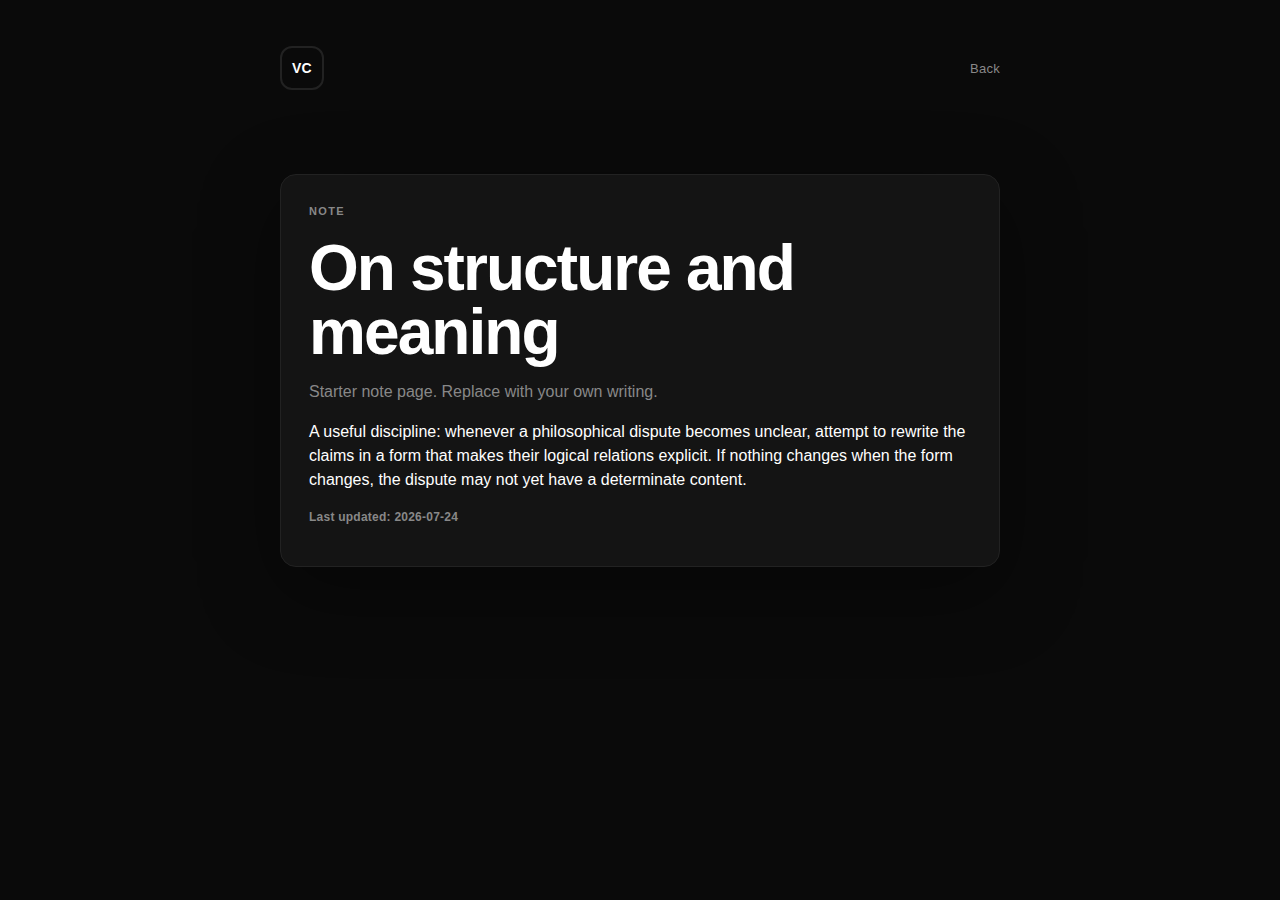
<file: notes/first-note.html>
<!doctype html>
<html lang="en">
<head>
  <meta charset="utf-8" />
  <meta name="viewport" content="width=device-width, initial-scale=1" />
  <title>First note • VC</title>
  <link rel="stylesheet" href="../styles.css" />
</head>
<body>
  <header class="wrap" style="padding-top:22px;">
    <nav class="nav">
      <a class="brand" href="../index.html">VC</a>
      <div class="links">
        <a href="../index.html#notes">Back</a>
      </div>
    </nav>
  </header>

  <main class="wrap">
    <section class="card">
      <p class="kicker">Note</p>
      <h1 style="margin-bottom:10px;">On structure and meaning</h1>
      <p class="muted">Starter note page. Replace with your own writing.</p>

      <p>
        A useful discipline: whenever a philosophical dispute becomes unclear, attempt to rewrite the claims
        in a form that makes their logical relations explicit. If nothing changes when the form changes,
        the dispute may not yet have a determinate content.
      </p>

      <p class="muted tiny mono">
        Last updated: <span id="d"></span>
      </p>
    </section>
  </main>

  <script>
    document.getElementById('d').textContent = new Date().toISOString().slice(0,10);
  </script>
</body>
</html>
</file>
<file: styles.css>
/* Vienna Circle – media-savvy dark theme */
:root{
  --bg: #0a0a0a;
  --ink: #ffffff;
  --muted: #888888;
  --card: #141414;
  --line: #222222;
  --accent: #ffffff;
  --glow: rgba(255,255,255,0.08);

  --radius: 16px;
  --shadow: 0 24px 80px rgba(0,0,0,.4);
  --max: 720px;
}

*{ box-sizing: border-box; }
html, body { height: 100%; }
body{
  margin:0;
  font-family: 'Inter', -apple-system, BlinkMacSystemFont, 'Segoe UI', sans-serif;
  background: var(--bg);
  color: var(--ink);
  line-height: 1.5;
  -webkit-font-smoothing: antialiased;
}

/* Animations */
@keyframes fadeInUp {
  from {
    opacity: 0;
    transform: translateY(20px);
  }
  to {
    opacity: 1;
    transform: translateY(0);
  }
}

@keyframes fadeIn {
  from { opacity: 0; }
  to { opacity: 1; }
}

@keyframes slideIn {
  from { transform: translateX(-10px); opacity: 0; }
  to { transform: translateX(0); opacity: 1; }
}

.wrap{
  width: min(var(--max), calc(100% - 40px));
  margin: 0 auto;
}

.nav{
  display:flex;
  align-items:center;
  justify-content:space-between;
  padding: 24px 0;
  animation: fadeIn 0.6s ease;
}

.brand{
  display:inline-flex;
  width: 44px;
  height: 44px;
  border: 2px solid var(--line);
  border-radius: 12px;
  align-items:center;
  justify-content:center;
  text-decoration:none;
  color: var(--ink);
  font-weight: 800;
  font-size: 14px;
  letter-spacing: .02em;
  transition: all 0.2s ease;
}

.brand:hover {
  border-color: var(--ink);
  background: var(--glow);
}

.links a{
  text-decoration:none;
  color: var(--muted);
  margin-left: 24px;
  font-size: 13px;
  font-weight: 500;
  letter-spacing: 0.02em;
  transition: color 0.2s ease;
}
.links a:hover{ color: var(--ink); }

.hero{
  padding: 80px 0 60px;
  border-bottom: 1px solid var(--line);
}

.byline-top {
  font-size: 10px;
  color: #444;
  letter-spacing: 0.08em;
  margin: 0 0 20px;
  font-weight: 400;
  text-transform: uppercase;
}

.kicker{
  font-family: 'Inter', sans-serif;
  font-size: 11px;
  font-weight: 600;
  letter-spacing: .12em;
  text-transform: uppercase;
  color: var(--muted);
  margin: 0 0 16px;
  animation: fadeIn 0.6s ease both;
}

h1{
  font-size: clamp(42px, 5vw, 72px);
  font-weight: 700;
  line-height: 1.0;
  margin: 0 0 20px;
  letter-spacing: -0.03em;
  animation: fadeInUp 0.8s ease 0.1s both;
}

.lead{
  font-size: 17px;
  color: var(--muted);
  margin: 0 0 28px;
  max-width: 48ch;
  line-height: 1.6;
  animation: fadeInUp 0.8s ease 0.2s both;
}

.cta{ 
  display:flex; 
  gap: 12px; 
  flex-wrap: wrap;
  animation: fadeInUp 0.8s ease 0.3s both;
}

/* Journey Steps in Hero */
.journey-steps {
  display: flex;
  align-items: center;
  gap: 12px;
  margin: 36px 0;
  padding: 24px 0;
  border-top: 1px solid var(--line);
  border-bottom: 1px solid var(--line);
  overflow-x: auto;
  animation: fadeInUp 0.8s ease 0.25s both;
}

.journey-step {
  display: flex;
  flex-direction: column;
  padding: 14px 18px;
  background: var(--card);
  border: 1px solid var(--line);
  border-radius: 12px;
  text-decoration: none;
  color: var(--ink);
  min-width: 110px;
  transition: all 0.25s ease;
  position: relative;
  overflow: hidden;
}

.journey-step::before {
  content: '';
  position: absolute;
  inset: 0;
  background: linear-gradient(135deg, rgba(255,255,255,0.05) 0%, transparent 100%);
  opacity: 0;
  transition: opacity 0.25s ease;
}

.journey-step:hover {
  border-color: rgba(255,255,255,0.3);
  transform: translateY(-3px);
  box-shadow: 0 8px 32px rgba(0,0,0,0.3);
}

.journey-step:hover::before {
  opacity: 1;
}

.step-number {
  font-family: 'Inter', sans-serif;
  font-size: 10px;
  font-weight: 700;
  color: var(--muted);
  letter-spacing: 0.15em;
}

.step-label {
  font-size: 14px;
  font-weight: 700;
  margin: 4px 0 2px;
}

.step-desc {
  font-size: 11px;
  color: var(--muted);
}

.journey-arrow {
  color: var(--line);
  font-size: 16px;
  flex-shrink: 0;
}

/* Section Step Indicators */
.section-step {
  display: flex;
  align-items: center;
  gap: 12px;
  padding: 24px 0 16px;
}

.step-indicator {
  font-family: 'Inter', sans-serif;
  font-size: 10px;
  font-weight: 700;
  letter-spacing: 0.15em;
  text-transform: uppercase;
  color: var(--bg);
  background: var(--ink);
  padding: 8px 14px;
  border-radius: 8px;
}

.step-title {
  font-size: 13px;
  color: var(--muted);
  font-weight: 500;
}

/* ========================================
   Podcast Section
   ======================================== */

.podcast-section {
  background: linear-gradient(180deg, #0c0c0c 0%, #111111 50%, #0c0c0c 100%);
  padding: 72px 20px 80px;
  margin: 48px 0;
  border-top: 1px solid rgba(255,255,255,0.04);
  border-bottom: 1px solid rgba(255,255,255,0.04);
}

.podcast-section .section-step {
  padding-top: 0;
}

.podcast-section .step-indicator {
  background: rgba(255,255,255,0.1);
  color: rgba(255,255,255,0.8);
}

.podcast-section .step-title {
  color: rgba(255,255,255,0.5);
}

.podcast-header {
  text-align: center;
  margin-bottom: 48px;
  animation: fadeInUp 0.8s ease both;
}

.podcast-header .archive-badge {
  background: rgba(255,255,255,0.06);
  border-color: rgba(255,255,255,0.12);
  color: rgba(255,255,255,0.5);
  font-weight: 600;
}

.podcast-header .archive-title {
  color: #fff;
  font-weight: 700;
}

.podcast-header .archive-subtitle {
  color: rgba(255,255,255,0.4);
}

.podcast-grid {
  display: flex;
  gap: 16px;
  max-width: 720px;
  margin: 0 auto;
  justify-content: center;
}

.podcast-card {
  background: rgba(255,255,255,0.04);
  border: 1px solid rgba(255,255,255,0.08);
  border-radius: 14px;
  overflow: hidden;
  transition: all 0.3s cubic-bezier(0.4, 0, 0.2, 1);
  flex: 1;
  max-width: 220px;
  min-width: 180px;
}

.podcast-card:hover {
  background: rgba(255,255,255,0.05);
  border-color: rgba(255,255,255,0.15);
  transform: translateY(-2px);
}

.podcast-artwork {
  position: relative;
  aspect-ratio: 16/10;
  overflow: hidden;
}

.artwork-visual {
  width: 100%;
  height: 100%;
  background: linear-gradient(135deg, #2a1f4e 0%, #1a1a2e 50%, #0f0f1a 100%);
  display: flex;
  align-items: center;
  justify-content: center;
  position: relative;
}

.artwork-visual.alt-1 {
  background: linear-gradient(135deg, #1f3d4e 0%, #1a2a2e 50%, #0f1a1a 100%);
}

.artwork-visual.alt-2 {
  background: linear-gradient(135deg, #4e1f2a 0%, #2e1a1a 50%, #1a0f0f 100%);
}

.waveform {
  display: flex;
  align-items: center;
  gap: 3px;
  height: 60px;
}

.waveform span {
  width: 4px;
  background: rgba(255,255,255,0.3);
  border-radius: 2px;
  animation: wave 1.2s ease-in-out infinite;
}

.waveform span:nth-child(1) { height: 20%; animation-delay: 0s; }
.waveform span:nth-child(2) { height: 40%; animation-delay: 0.1s; }
.waveform span:nth-child(3) { height: 60%; animation-delay: 0.2s; }
.waveform span:nth-child(4) { height: 80%; animation-delay: 0.3s; }
.waveform span:nth-child(5) { height: 100%; animation-delay: 0.4s; }
.waveform span:nth-child(6) { height: 80%; animation-delay: 0.5s; }
.waveform span:nth-child(7) { height: 60%; animation-delay: 0.6s; }
.waveform span:nth-child(8) { height: 90%; animation-delay: 0.7s; }
.waveform span:nth-child(9) { height: 70%; animation-delay: 0.8s; }
.waveform span:nth-child(10) { height: 50%; animation-delay: 0.9s; }
.waveform span:nth-child(11) { height: 30%; animation-delay: 1.0s; }
.waveform span:nth-child(12) { height: 60%; animation-delay: 0.15s; }
.waveform span:nth-child(13) { height: 80%; animation-delay: 0.25s; }
.waveform span:nth-child(14) { height: 40%; animation-delay: 0.35s; }
.waveform span:nth-child(15) { height: 20%; animation-delay: 0.45s; }

@keyframes wave {
  0%, 100% { transform: scaleY(1); }
  50% { transform: scaleY(0.5); }
}

.play-overlay {
  position: absolute;
  inset: 0;
  display: flex;
  align-items: center;
  justify-content: center;
  background: rgba(0,0,0,0.3);
  opacity: 0;
  transition: opacity 0.2s ease;
}

.podcast-artwork:hover .play-overlay {
  opacity: 1;
}

.play-btn {
  width: 64px;
  height: 64px;
  border-radius: 50%;
  background: #fff;
  border: none;
  cursor: pointer;
  display: flex;
  align-items: center;
  justify-content: center;
  transition: transform 0.2s ease;
}

.play-btn svg {
  width: 28px;
  height: 28px;
  margin-left: 4px;
}

.play-btn:hover {
  transform: scale(1.1);
}

.podcast-duration {
  position: absolute;
  bottom: 6px;
  right: 6px;
  font-family: ui-monospace, SFMono-Regular, Menlo, Monaco, Consolas, monospace;
  font-size: 10px;
  font-weight: 600;
  color: #fff;
  background: rgba(0,0,0,0.6);
  padding: 2px 6px;
  border-radius: 3px;
  backdrop-filter: blur(4px);
}

.podcast-info {
  padding: 12px;
}

.podcast-episode {
  font-family: ui-monospace, SFMono-Regular, Menlo, Monaco, Consolas, monospace;
  font-size: 9px;
  font-weight: 600;
  letter-spacing: 0.12em;
  text-transform: uppercase;
  color: rgba(255,255,255,0.4);
}

.podcast-title {
  font-size: 13px;
  font-weight: 600;
  color: #fff;
  margin: 4px 0 8px;
  line-height: 1.3;
}

.podcast-desc {
  display: none;
}

.podcast-meta {
  display: none;
}

.meta-tag {
  font-size: 11px;
  padding: 4px 10px;
  background: rgba(255,255,255,0.08);
  border-radius: 4px;
  color: rgba(255,255,255,0.5);
}

/* Audio Player */
.audio-player {
  display: flex;
  align-items: center;
  gap: 8px;
  padding: 8px;
  background: rgba(255,255,255,0.05);
  border-radius: 6px;
  margin-top: 8px;
}

.player-play {
  width: 28px;
  height: 28px;
  border-radius: 50%;
  background: #fff;
  border: none;
  cursor: pointer;
  display: flex;
  align-items: center;
  justify-content: center;
  flex-shrink: 0;
  transition: transform 0.15s ease;
}

.player-play:hover {
  transform: scale(1.05);
}

.player-play svg {
  width: 12px;
  height: 12px;
}

.player-play .icon-pause {
  display: none;
}

.player-play.playing .icon-play {
  display: none;
}

.player-play.playing .icon-pause {
  display: block;
}

.player-progress {
  flex: 1;
  display: flex;
  flex-wrap: wrap;
  align-items: center;
  gap: 4px;
}

.progress-track {
  width: 100%;
  height: 3px;
  background: rgba(255,255,255,0.2);
  border-radius: 2px;
  cursor: pointer;
  overflow: hidden;
}

.player-progress .progress-fill {
  height: 100%;
  background: #fff;
  width: 0%;
  border-radius: 2px;
  transition: width 0.1s linear;
}

.time-current, .time-total {
  font-family: ui-monospace, SFMono-Regular, Menlo, Monaco, Consolas, monospace;
  font-size: 9px;
  color: rgba(255,255,255,0.5);
}

.time-total {
  display: none;
}

.player-volume {
  display: none;
}

.podcast-cta {
  text-align: center;
  margin-top: 48px;
  padding-top: 32px;
  border-top: 1px solid rgba(255,255,255,0.08);
}

.cta-note {
  font-size: 13px;
  color: rgba(255,255,255,0.4);
  margin-bottom: 20px;
}

.podcast-cta .btn.ghost {
  border-color: rgba(255,255,255,0.2);
  color: #fff;
}

.podcast-cta .btn.ghost:hover {
  border-color: rgba(255,255,255,0.5);
}

/* ========================================
   Reading Section
   ======================================== */

.reading-section h2 {
  font-size: 24px;
}

.reading-grid {
  display: flex;
  flex-direction: column;
  gap: 32px;
  margin-top: 24px;
}

.reading-era {
  padding: 0;
}

.era-label {
  font-family: ui-monospace, SFMono-Regular, Menlo, Monaco, Consolas, monospace;
  font-size: 11px;
  letter-spacing: 0.15em;
  text-transform: uppercase;
  color: var(--muted);
  padding-bottom: 12px;
  border-bottom: 1px solid var(--line);
  margin-bottom: 16px;
}

.reading-list {
  list-style: none;
  padding: 0;
  margin: 0;
  counter-reset: none;
}

.reading-list li {
  padding: 16px 0;
  border-bottom: 1px solid var(--line);
  display: flex;
  flex-direction: column;
  gap: 2px;
}

.reading-list li:last-child {
  border-bottom: none;
}

.reading-author {
  display: block;
  font-weight: 700;
  font-size: 15px;
  margin-bottom: 4px;
}

.reading-work {
  display: block;
  font-size: 14px;
  color: var(--ink);
  font-style: italic;
  margin-bottom: 4px;
}

.reading-note {
  font-size: 12px;
  color: var(--muted);
}

@media (max-width: 900px) {
  .journey-steps {
    flex-wrap: nowrap;
    padding-bottom: 12px;
  }
  
  .journey-step {
    min-width: 100px;
    padding: 10px 14px;
  }
  
  .step-label {
    font-size: 13px;
  }
}

@media (max-width: 600px) {
  .journey-steps {
    gap: 4px;
  }
  
  .journey-arrow {
    font-size: 14px;
  }
  
  .podcast-grid {
    flex-direction: column;
    align-items: center;
  }
  
  .podcast-card {
    max-width: 280px;
    width: 100%;
  }
  
  .podcast-artwork {
    aspect-ratio: 16/9;
  }
}

.btn{
  display:inline-flex;
  align-items:center;
  justify-content:center;
  padding: 12px 24px;
  border-radius: 10px;
  border: none;
  background: var(--ink);
  color: var(--bg);
  text-decoration:none;
  font-size: 14px;
  font-weight: 600;
  letter-spacing: 0.01em;
  transition: all 0.2s ease;
  cursor: pointer;
}
.btn:hover{ 
  transform: translateY(-1px);
  box-shadow: 0 8px 24px rgba(255,255,255,0.15);
}

.btn.ghost{
  background: transparent;
  color: var(--ink);
  border: 1px solid var(--line);
}

.btn.ghost:hover {
  border-color: rgba(255,255,255,0.4);
  box-shadow: none;
}

main{ padding: 40px 0 60px; }

.card{
  background: var(--card);
  border: 1px solid var(--line);
  border-radius: var(--radius);
  box-shadow: var(--shadow);
  padding: 28px;
  margin: 20px 0;
}

h2{ margin: 0 0 12px; font-size: 24px; font-weight: 700; }
h3{ margin: 0 0 10px; font-size: 16px; font-weight: 600; }

/* FAQ Section */
.faq-item {
  margin-bottom: 24px;
  padding-bottom: 20px;
  border-bottom: 1px solid var(--line);
}
.faq-item:last-child {
  border-bottom: none;
  margin-bottom: 0;
  padding-bottom: 0;
}
.faq-item h3 {
  color: var(--ink);
  font-size: 15px;
  margin-bottom: 8px;
}
.faq-item p {
  color: var(--muted);
  font-size: 14px;
  line-height: 1.6;
  margin: 0;
}

.grid{
  display:grid;
  grid-template-columns: repeat(3, 1fr);
  gap: 14px;
}

ul{
  margin: 10px 0 0;
  padding-left: 18px;
  color: var(--muted);
  font-size: 14px;
}

.muted{ color: var(--muted); }
.tiny{ font-size: 12px; }
.mono{
  font-family: ui-monospace, SFMono-Regular, Menlo, Monaco, Consolas, "Liberation Mono", "Courier New", monospace;
}

.reading{
  margin: 10px 0 0;
  padding-left: 20px;
}
.reading li{ margin: 8px 0; }
.title{ font-weight: 700; }
.work{ color: var(--muted); }

code{
  font-family: ui-monospace, SFMono-Regular, Menlo, Monaco, Consolas, "Liberation Mono", "Courier New", monospace;
  font-size: 0.95em;
  background: #f2f2f1;
  border: 1px solid var(--line);
  border-radius: 10px;
  padding: 2px 8px;
}

a.inline{
  color: var(--ink);
  text-decoration: underline;
  text-underline-offset: 3px;
}
a.inline:hover{ opacity: .85; }

.footer{
  margin-top: 32px;
  padding: 24px 0;
  border-top: 1px solid var(--line);
  text-align: center;
}

.footer p {
  margin: 4px 0;
}

.mono {
  font-family: 'Inter', sans-serif;
  font-weight: 800;
  letter-spacing: 0.02em;
}

.tiny {
  font-size: 12px;
}

@media (max-width: 920px){
  .grid{ grid-template-columns: 1fr; }
  .hero{ padding: 54px 0 34px; }
}

/* Resources section */
#resources h3 {
  font-size: 16px;
  margin: 28px 0 12px;
  padding-bottom: 6px;
  border-bottom: 1px solid var(--line);
  letter-spacing: 0.02em;
}
#resources h3:first-of-type { margin-top: 18px; }

.resources-list {
  list-style: none;
  padding: 0;
  margin: 0;
}

.resources-list li {
  padding: 12px 16px;
  margin: 8px 0;
  background: var(--bg);
  border: 1px solid var(--line);
  border-radius: var(--radius);
}

.resource-title {
  font-weight: 700;
  display: block;
  margin-bottom: 4px;
}

.resource-links {
  display: flex;
  flex-wrap: wrap;
  gap: 8px;
  margin-top: 8px;
}

.resource-links a {
  display: inline-flex;
  align-items: center;
  padding: 4px 12px;
  font-size: 13px;
  background: var(--card);
  border: 1px solid var(--line);
  border-radius: 999px;
  color: var(--muted);
  text-decoration: none;
  transition: all 0.15s ease;
}

.resource-links a:hover {
  color: var(--ink);
  border-color: var(--ink);
}

.resource-links a::before {
  content: "↗";
  margin-right: 5px;
  font-size: 11px;
}

/* ========================================
   Premium Archive Carousel
   ======================================== */

.archive-section {
  margin: 48px auto;
  padding: 0;
  max-width: 800px;
  width: min(800px, calc(100% - 40px));
}

.archive-header {
  text-align: center;
  padding: 48px 20px 36px;
  background: transparent;
  animation: fadeInUp 0.8s ease both;
}

.archive-badge {
  display: inline-block;
  font-family: 'Inter', sans-serif;
  font-size: 10px;
  font-weight: 700;
  letter-spacing: 0.2em;
  text-transform: uppercase;
  color: var(--muted);
  background: transparent;
  border: 1px solid var(--line);
  padding: 8px 16px;
  border-radius: 8px;
  margin-bottom: 20px;
}

.archive-title {
  font-size: clamp(32px, 5vw, 52px);
  font-weight: 700;
  letter-spacing: -0.03em;
  margin: 0 0 16px;
  color: var(--ink);
}

.archive-subtitle {
  font-size: 15px;
  color: var(--muted);
  margin: 0;
  max-width: 420px;
  margin: 0 auto;
  line-height: 1.6;
}

/* Carousel Container */
.carousel-container {
  position: relative;
  background: linear-gradient(145deg, #151515 0%, #0a0a0a 100%);
  border-radius: var(--radius);
  overflow: hidden;
  box-shadow: 0 32px 80px rgba(0,0,0,0.5), 0 0 0 1px rgba(255,255,255,0.05);
}

.carousel-viewport {
  overflow: hidden;
}

.carousel-track {
  display: flex;
  transition: transform 0.6s cubic-bezier(0.4, 0, 0.2, 1);
}

/* Individual Slides */
.carousel-slide {
  min-width: 100%;
  display: flex;
  flex-direction: column;
  min-height: auto;
}

.slide-visual {
  position: relative;
  background: #0a0a0a;
  overflow: hidden;
  aspect-ratio: 4/3;
}

.slide-embed {
  position: absolute;
  inset: 0;
  display: flex;
  align-items: center;
  justify-content: center;
}

.slide-embed iframe {
  width: 100%;
  height: 100%;
  opacity: 0.9;
  transition: opacity 0.3s ease;
}

.carousel-slide:hover .slide-embed iframe {
  opacity: 1;
}

.slide-overlay {
  position: absolute;
  inset: 0;
  background: linear-gradient(180deg, transparent 50%, rgba(26,26,26,0.9) 100%);
  pointer-events: none;
}

/* Slide Content */
.slide-content {
  padding: 32px 24px;
  display: flex;
  flex-direction: column;
  justify-content: center;
  color: #f5f5f4;
  background: linear-gradient(135deg, rgba(26,26,26,0.98) 0%, rgba(20,20,20,1) 100%);
}

.slide-meta {
  display: flex;
  gap: 10px;
  margin-bottom: 16px;
}

.meta-era, .meta-field {
  font-family: 'Inter', sans-serif;
  font-size: 9px;
  font-weight: 600;
  letter-spacing: 0.12em;
  text-transform: uppercase;
  padding: 5px 10px;
  border-radius: 6px;
  background: rgba(255,255,255,0.06);
  color: rgba(255,255,255,0.5);
}

.slide-title {
  font-size: clamp(22px, 3vw, 28px);
  font-weight: 700;
  letter-spacing: -0.02em;
  margin: 0 0 8px;
  color: #fff;
  line-height: 1.15;
}

.slide-author {
  font-size: 14px;
  font-weight: 500;
  color: rgba(255,255,255,0.4);
  margin: 0 0 16px;
}

.author-year {
  opacity: 0.6;
  margin-left: 4px;
}

.slide-excerpt {
  font-size: 14px;
  line-height: 1.6;
  color: rgba(255,255,255,0.55);
  margin: 0 0 20px;
  max-width: 400px;
}

.slide-actions {
  display: flex;
  gap: 10px;
  margin-bottom: 20px;
}

.action-btn {
  display: inline-flex;
  align-items: center;
  padding: 10px 18px;
  font-size: 12px;
  font-weight: 600;
  text-decoration: none;
  border-radius: 8px;
  transition: all 0.25s cubic-bezier(0.4, 0, 0.2, 1);
}

.action-btn.primary {
  background: #fff;
  color: #0a0a0a;
}

.action-btn.primary:hover {
  background: #f0f0f0;
  transform: translateY(-2px);
  box-shadow: 0 8px 24px rgba(255,255,255,0.15);
}

.action-btn.secondary {
  background: rgba(255,255,255,0.06);
  color: rgba(255,255,255,0.7);
  border: 1px solid rgba(255,255,255,0.1);
}

.action-btn.secondary:hover {
  background: rgba(255,255,255,0.1);
  border-color: rgba(255,255,255,0.2);
  color: #fff;
}

.slide-stats {
  display: flex;
  gap: 20px;
  font-size: 11px;
  color: rgba(255,255,255,0.35);
  padding-top: 16px;
  border-top: 1px solid rgba(255,255,255,0.06);
}

.slide-stats strong {
  color: rgba(255,255,255,0.6);
  font-weight: 700;
  margin-right: 4px;
}

/* Navigation Arrows */
.carousel-nav {
  position: absolute;
  top: 50%;
  transform: translateY(-50%);
  width: 48px;
  height: 48px;
  border: none;
  border-radius: 50%;
  background: rgba(255,255,255,0.1);
  color: rgba(255,255,255,0.8);
  cursor: pointer;
  display: flex;
  align-items: center;
  justify-content: center;
  transition: all 0.2s ease;
  backdrop-filter: blur(8px);
  z-index: 10;
}

.carousel-nav:hover {
  background: rgba(255,255,255,0.2);
  color: #fff;
  transform: translateY(-50%) scale(1.05);
}

.carousel-nav.prev { left: 20px; }
.carousel-nav.next { right: 20px; }

/* Progress Bar & Indicators */
.carousel-progress {
  display: flex;
  align-items: center;
  justify-content: space-between;
  padding: 20px 40px;
  background: rgba(0,0,0,0.4);
  border-top: 1px solid rgba(255,255,255,0.06);
}

.progress-bar {
  flex: 1;
  height: 2px;
  background: rgba(255,255,255,0.1);
  border-radius: 2px;
  margin-right: 24px;
  overflow: hidden;
}

.progress-fill {
  height: 100%;
  background: linear-gradient(90deg, rgba(255,255,255,0.3), rgba(255,255,255,0.8));
  width: 16.66%;
  transition: width 0.4s ease;
  border-radius: 2px;
}

.progress-dots {
  display: flex;
  gap: 8px;
  margin-right: 24px;
}

.progress-dots .dot {
  width: 8px;
  height: 8px;
  border-radius: 50%;
  background: rgba(255,255,255,0.2);
  cursor: pointer;
  transition: all 0.2s ease;
}

.progress-dots .dot.active {
  background: #fff;
  transform: scale(1.2);
}

.progress-dots .dot:hover {
  background: rgba(255,255,255,0.5);
}

.progress-counter {
  font-family: ui-monospace, SFMono-Regular, Menlo, Monaco, Consolas, monospace;
  font-size: 13px;
  color: rgba(255,255,255,0.5);
}

.progress-counter span:first-child {
  color: #fff;
  font-weight: 600;
}

/* Timeline Marker on Slides */
.timeline-marker {
  position: absolute;
  top: 20px;
  left: 20px;
  z-index: 5;
  display: flex;
  align-items: center;
  gap: 12px;
}

.marker-year {
  font-family: ui-monospace, SFMono-Regular, Menlo, Monaco, Consolas, monospace;
  font-size: 14px;
  font-weight: 600;
  color: #fff;
  background: rgba(0,0,0,0.6);
  padding: 8px 14px;
  border-radius: 6px;
  backdrop-filter: blur(8px);
  letter-spacing: 0.05em;
}

.marker-line {
  width: 60px;
  height: 2px;
  background: linear-gradient(90deg, rgba(255,255,255,0.6), transparent);
}

/* Timeline Strip Navigation */
.timeline-strip {
  position: relative;
  display: flex;
  justify-content: space-between;
  align-items: flex-start;
  padding: 40px 0 24px;
  margin-top: 8px;
}

.timeline-line {
  position: absolute;
  top: 58px;
  left: 0;
  right: 0;
  height: 2px;
  background: linear-gradient(90deg, 
    var(--line) 0%, 
    var(--ink) 20%, 
    var(--ink) 80%, 
    var(--line) 100%
  );
}

.timeline-node {
  position: relative;
  display: flex;
  flex-direction: column;
  align-items: center;
  background: none;
  border: none;
  cursor: pointer;
  padding: 0;
  z-index: 2;
  transition: transform 0.2s ease;
}

.timeline-node:hover {
  transform: translateY(-2px);
}

.node-year {
  font-family: ui-monospace, SFMono-Regular, Menlo, Monaco, Consolas, monospace;
  font-size: 11px;
  font-weight: 600;
  color: var(--muted);
  letter-spacing: 0.08em;
  margin-bottom: 8px;
  transition: color 0.2s ease;
}

.node-dot {
  width: 14px;
  height: 14px;
  border-radius: 50%;
  background: var(--bg);
  border: 2px solid var(--line);
  transition: all 0.2s ease;
  box-shadow: 0 2px 8px rgba(0,0,0,0.08);
}

.node-author {
  font-size: 12px;
  color: var(--muted);
  margin-top: 10px;
  font-weight: 500;
  transition: color 0.2s ease;
}

.timeline-node:hover .node-year,
.timeline-node:hover .node-author {
  color: var(--ink);
}

.timeline-node:hover .node-dot {
  border-color: var(--ink);
  transform: scale(1.1);
}

.timeline-node.active .node-year {
  color: var(--ink);
}

.timeline-node.active .node-dot {
  background: var(--ink);
  border-color: var(--ink);
  transform: scale(1.2);
  box-shadow: 0 0 0 4px rgba(20,20,20,0.15);
}

.timeline-node.active .node-author {
  color: var(--ink);
  font-weight: 600;
}

/* Era Spans Visual */
.timeline-strip::before {
  content: "Ancient";
  position: absolute;
  top: 8px;
  left: 4%;
  font-size: 10px;
  text-transform: uppercase;
  letter-spacing: 0.15em;
  color: var(--muted);
  opacity: 0.6;
}

.timeline-strip::after {
  content: "Modern";
  position: absolute;
  top: 8px;
  right: 4%;
  font-size: 10px;
  text-transform: uppercase;
  letter-spacing: 0.15em;
  color: var(--muted);
  opacity: 0.6;
}

/* Supplementary Resources */
.resources-supplementary {
  margin-top: 0;
}

/* Responsive */
@media (max-width: 900px) {
  .slide-visual {
    aspect-ratio: 16/10;
  }
  
  .slide-content {
    padding: 24px 20px;
  }
  
  .carousel-nav {
    width: 40px;
    height: 40px;
  }
  
  .carousel-nav.prev { left: 12px; }
  .carousel-nav.next { right: 12px; }
  
  .carousel-progress {
    padding: 16px 20px;
    flex-wrap: wrap;
    gap: 12px;
  }
  
  .progress-bar {
    order: 3;
    width: 100%;
    margin: 0;
  }

  .timeline-strip {
    overflow-x: auto;
    padding: 40px 20px 24px;
    gap: 24px;
    justify-content: flex-start;
  }
  
  .timeline-line {
    width: 200%;
  }
  
  .timeline-node {
    min-width: 80px;
  }
  
  .timeline-strip::before,
  .timeline-strip::after {
    display: none;
  }
}

@media (max-width: 600px) {
  .archive-header {
    padding: 32px 16px 24px;
  }
  
  .slide-content {
    padding: 24px 20px;
  }
  
  .slide-actions {
    flex-direction: column;
  }
  
  .action-btn {
    justify-content: center;
  }
  
  .timeline-marker {
    top: 12px;
    left: 12px;
  }
  
  .marker-year {
    font-size: 12px;
    padding: 6px 10px;
  }
  
  .marker-line {
    display: none;
  }
}
</file>
